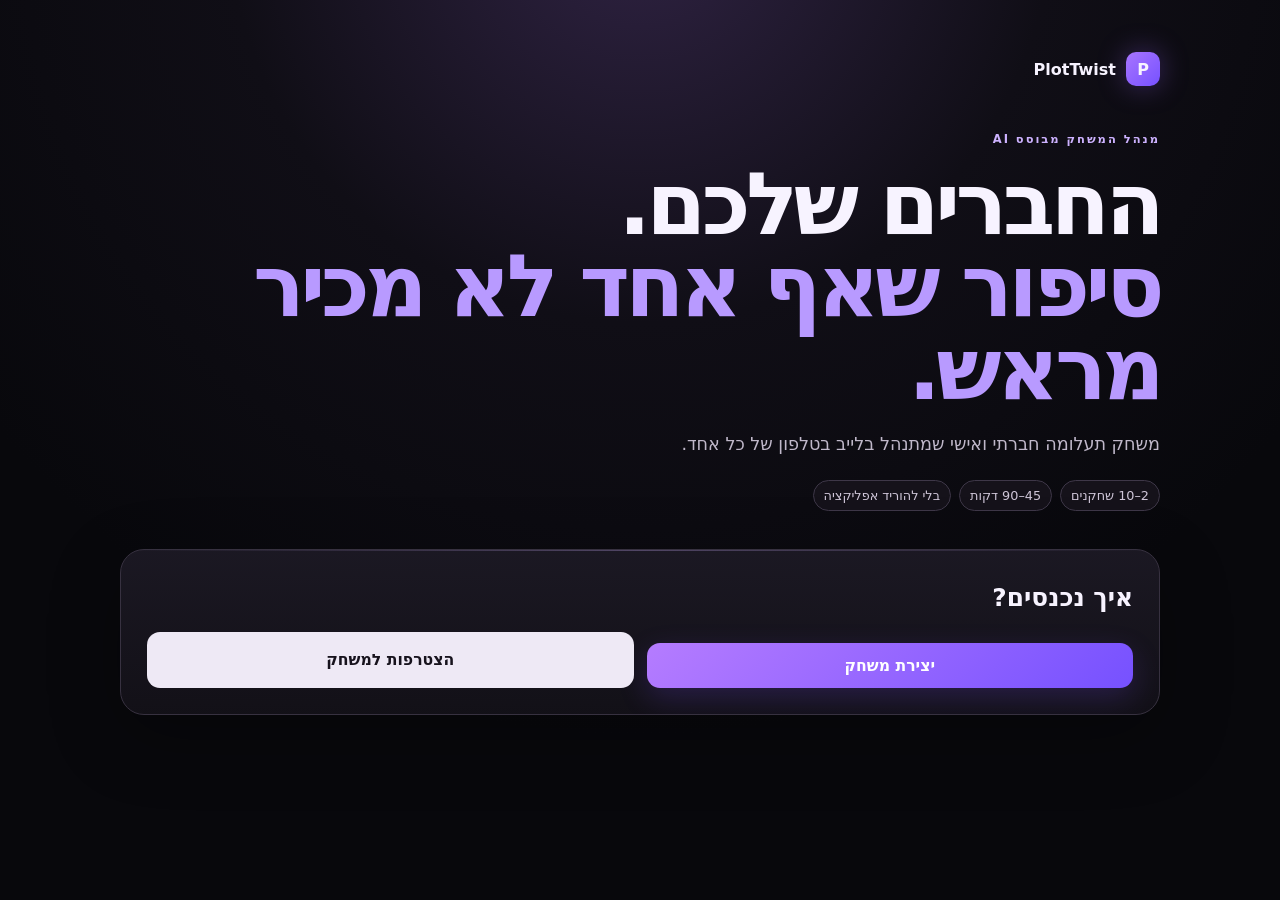
<file: static/index.html>
<!doctype html><html lang="he" dir="rtl"><head><meta charset="utf-8"><meta name="viewport" content="width=device-width,initial-scale=1"><meta http-equiv="Cache-Control" content="no-store"><title>PlotTwist</title><link rel="stylesheet" href="/static/style.css?v=5"><style>body{direction:rtl;text-align:right}.brand,.room-head,.card-title-row,.share-row,.round-top,.invite-grid,.player,.react-row{direction:rtl}.room-input,.code{direction:ltr;text-align:center}input,select,button{font-family:inherit}.hero{text-align:right}.gm-orb{direction:ltr}.choices{direction:rtl}.result{direction:rtl}.mini,.primary{text-align:center}</style></head><body><main class="shell"><section class="hero" id="hero"><div class="brand"><span class="logo">P</span><span>PlotTwist</span></div><span class="eyebrow">מנהל המשחק מבוסס AI</span><h1>החברים שלכם.<br><em>סיפור שאף אחד לא מכיר מראש.</em></h1><p>משחק תעלומה חברתי ואישי שמתנהל בלייב בטלפון של כל אחד.</p><div class="hero-badges"><span>2–10 שחקנים</span><span>45–90 דקות</span><span>בלי להוריד אפליקציה</span></div></section><section id="choice" class="card"><h2>איך נכנסים?</h2><div class="form-grid"><button class="primary" onclick="choose('create')">יצירת משחק</button><button onclick="choose('join')">הצטרפות למשחק</button></div></section><section id="createPanel" class="card hidden"><button class="mini" onclick="home()">חזרה</button><h2>צרו את הערב שלכם</h2><div class="form-grid"><label>השם שלך<input id="hostName"></label><label>סוג המשחק<select id="gameType"><option value="murder">תעלומת רצח</option><option value="heist">השוד</option><option value="secrets">לילה של סודות</option></select></label><label>שם החבורה<input id="groupName"></label><label>איפה משחקים?<input id="location" placeholder="למשל: הסלון"></label><label>מה הקשר ביניכם?<select id="relationship"><option>זוג / דייט</option><option>חברים ותיקים</option><option>עמיתים לעבודה</option><option>משפחה</option><option>חבורה חדשה</option></select></label><label>אווירה<select id="theme"><option>תעלומה מודרנית</option><option>מלון יוקרתי</option><option>מסיבת סלבריטאים</option><option>אחוזה אפלה</option><option>חופשה שהסתבכה</option></select></label><label>טון<select id="tone"><option>מצחיק ומותח</option><option>אפל וקולנועי</option><option>כאוטי ומצחיק</option></select></label><label>אורך<select id="duration"><option value="45">45 דקות</option><option value="60" selected>60 דקות</option><option value="90">90 דקות</option></select></label></div><label>בדיחה פנימית או פרט אישי <span class="optional">לא חובה</span><input id="insideJoke" placeholder="משהו שרק החבורה שלכם תבין"></label><button class="primary" onclick="createGame()">יצירת המשחק</button></section><section id="joinPanel" class="card hidden"><button class="mini" onclick="home()">חזרה</button><h2>הצטרפות למשחק</h2><label>השם שלך<input id="joinName"></label><label>קוד החדר<input id="joinCode" class="room-input" maxlength="5"></label><button class="primary" onclick="joinGame()">כניסה לחדר</button></section><section id="game" class="hidden narrow"><div class="room-head"><div><span class="eyebrow">משחק פרטי</span><h1 id="roomTitle">PlotTwist</h1><p class="muted" id="storySubtitle"></p></div><div class="pill" id="status"></div></div><div class="card compact" id="share"><div class="invite-grid"><div><strong>קוד החדר</strong><div class="share-row"><span class="code" id="shareCode"></span><button class="mini" onclick="copyInvite()">העתקת הזמנה</button></div></div><img id="qr" class="qr"></div></div><div class="card"><div class="card-title-row"><h2>שחקנים</h2><span class="counter" id="playerCount"></span></div><div id="players"></div><div id="hostControls"></div></div><div class="card" id="photoCard"><span class="eyebrow">לפני שהסיפור מתחיל</span><h2>הכניסו את עצמכם לתוך המשחק</h2><p class="muted">לא חובה. העלו תמונה ו־PlotTwist יהפוך אותה לפורטרט קולנועי של הדמות שלכם כשהמשחק יתחיל.</p><div id="photoSaved" class="hidden" style="margin:8px 0;color:#9be3ad;font-weight:800">✓ התמונה נשמרה</div><label>בחירת תמונה<input id="photoInput" type="file" accept="image/*"></label><img id="photoPreview" class="hidden" style="width:150px;height:150px;object-fit:cover;border-radius:16px;margin:12px auto;display:block"><label style="display:flex;gap:8px;align-items:flex-start"><input id="photoConsent" type="checkbox" style="width:auto;margin-top:3px"><span>אני מאשר/ת שזו תמונה שלי ומסכים/ה לשימוש בה לצורך המשחק הפרטי הזה.</span></label><button id="photoSave" onclick="savePhoto()" disabled>שמירת התמונה</button><p class="muted" id="photoMsg">עדיין לא נבחרה תמונה.</p></div><div class="card role-card hidden" id="roleCard"><span class="eyebrow">לעיניך בלבד</span><div id="portraitWrap"></div><h2 id="roleName"></h2><div class="secret-panel"><span>הסוד שלך</span><p id="secret"></p></div><div class="objective"><span>המטרה שלך</span><p id="objective"></p></div><div class="secret-panel hidden" id="privateHintBox"><span>רמז פרטי</span><p id="privateHint"></p></div></div><div class="card gm-card hidden" id="roundCard"><div class="gm-orb">GM</div><div class="round-top"><span class="eyebrow" id="roundLabel"></span><div class="timer" id="timer">--:--</div></div><h2>מנהל המשחק</h2><p class="bigcopy" id="roundPrompt"></p><div class="live-event hidden" id="liveEvent"><span>טוויסט בלייב</span><p id="liveEventText"></p></div><div id="playerReact" class="hidden"><hr><strong>מה המסקנה שלך / מה קרה עכשיו?</strong><p class="muted">כל שחקן יכול לשלוח תצפית אחת. PlotTwist יהפוך אותה לטוויסט חדש עבור הקבוצה.</p><div class="react-row"><input id="reactSummary" placeholder="שמתי לב ש..."><button id="twistBtn" onclick="reactGM()">שליחת מסקנה</button></div></div><div id="voteBox"></div></div><div class="card hidden finish-card" id="finished"><span class="eyebrow">התיק נסגר</span><h2 id="killer"></h2><p id="scoreLine"></p><div id="voteResults"></div><button class="primary" onclick="newGame()">משחק חדש</button></div></section></main><div id="toast" class="toast hidden"></div><script>
let session=JSON.parse(localStorage.getItem('plottwist_session')||'null')||{},timerHandle=null,timerDeadline=0,lastRound=null,loading=false,pendingPhoto='';const $=s=>document.querySelector(s),esc=s=>String(s??'').replace(/[&<>"']/g,c=>({'&':'&amp;','<':'&lt;','>':'&gt;','"':'&quot',"'":'&#39;'}[c]));function save(){localStorage.setItem('plottwist_session',JSON.stringify(session))}function clearSession(){localStorage.removeItem('plottwist_session');session={}}function toast(m){let t=$('#toast');t.textContent=m;t.classList.remove('hidden');setTimeout(()=>t.classList.add('hidden'),2500)}function choose(x){$('#choice').classList.add('hidden');$('#createPanel').classList.toggle('hidden',x!=='create');$('#joinPanel').classList.toggle('hidden',x!=='join')}function home(){clearSession();location.href='/'}async function req(p,b){let r=await fetch(p+(p.includes('?')?'&':'?')+'_='+Date.now(),{method:b?'POST':'GET',headers:{'Content-Type':'application/json','Cache-Control':'no-cache'},body:b?JSON.stringify(b):undefined,cache:'no-store'});let d=await r.json();if(!r.ok)throw Error(d.error||`HTTP ${r.status}`);return d}async function createGame(){try{if(!$('#hostName').value.trim())return toast('צריך להזין שם');session=await req('/api/create',{name:$('#hostName').value,game_type:$('#gameType').value,group_name:$('#groupName').value,location:$('#location').value,relationship:$('#relationship').value,inside_joke:$('#insideJoke').value,theme:$('#theme').value,tone:$('#tone').value,duration:+$('#duration').value});save();show()}catch(e){toast('לא הצלחנו ליצור משחק: '+e.message)}}async function joinGame(){try{session=await req('/api/join',{name:$('#joinName').value,code:$('#joinCode').value});save();show()}catch(e){toast('לא הצלחנו להצטרף: '+e.message)}}function show(){$('#hero').classList.add('hidden');$('#choice').classList.add('hidden');$('#createPanel').classList.add('hidden');$('#joinPanel').classList.add('hidden');$('#game').classList.remove('hidden');$('#qr').src='/api/qr/'+session.code+'?v='+Date.now();load()}function newGame(){clearSession();location.href='/'}async function copyInvite(){try{await navigator.clipboard.writeText(`PlotTwist\nקוד חדר: ${session.code}\n${location.origin}/?code=${session.code}`);toast('ההזמנה הועתקה')}catch{toast('קוד החדר: '+session.code)}}$('#photoInput').addEventListener('change',async e=>{let f=e.target.files&&e.target.files[0];if(!f)return;if(!f.type.startsWith('image/'))return toast('בחרו קובץ תמונה');if(f.size>4*1024*1024)return toast('בחרו תמונה עד 4MB');pendingPhoto=await new Promise((ok,no)=>{let r=new FileReader();r.onload=()=>ok(String(r.result));r.onerror=no;r.readAsDataURL(f)});$('#photoPreview').src=pendingPhoto;$('#photoPreview').classList.remove('hidden');$('#photoSave').disabled=false;$('#photoMsg').textContent='התמונה נבחרה. אשרו את ההסכמה ואז שמרו.'});async function savePhoto(){if(!pendingPhoto)return toast('בחרו תמונה קודם');if(!$('#photoConsent').checked)return toast('צריך לאשר את ההסכמה קודם');let b=$('#photoSave');b.disabled=true;b.textContent='שומר...';try{await req(`/api/game/${session.code}/photo`,{token:session.token,data_url:pendingPhoto,consent:true});pendingPhoto='';toast('התמונה נשמרה');await load()}catch(e){toast('שמירת התמונה נכשלה: '+e.message)}finally{b.textContent='שמירת התמונה'}}async function load(){if(!session.code||loading)return;loading=true;try{render(await req(`/api/game/${session.code}?token=${encodeURIComponent(session.token||'')}&host=${encodeURIComponent(session.host||'')}`))}catch(e){if(e.message==='not_found'){clearSession();location.href='/'}else console.log(e)}finally{loading=false}}function render(d){let changed=lastRound!==null&&d.round_no!==lastRound;lastRound=d.round_no;$('#shareCode').textContent=d.code;$('#status').textContent={lobby:'ממתינים',playing:'בלייב',finished:'הסתיים'}[d.status]||d.status;$('#playerCount').textContent=d.players.length+' שחקנים';$('#roomTitle').textContent=d.story_title||d.group_name||'PlotTwist';$('#storySubtitle').textContent=d.location||'';$('#players').innerHTML=d.players.map((p,i)=>`<div class="player"><span class="avatar">${i+1}</span><span>${esc(p.name)}</span><small>${p.has_ai_art?'הפורטרט מוכן':p.has_photo?(d.status==='lobby'?'התמונה מוכנה':'יוצרים פורטרט…'):esc(p.role_name||'ממתין')}</small></div>`).join('');$('#share').classList.toggle('hidden',d.status!=='lobby');$('#photoCard').classList.toggle('hidden',d.status!=='lobby'||!d.me);if(d.me){$('#photoSaved').classList.toggle('hidden',!d.me.has_photo);if(d.me.has_photo)$('#photoMsg').textContent='✓ התמונה נשמרה ומוכנה.'}$('#hostControls').innerHTML='';if(d.is_host&&d.status==='lobby')$('#hostControls').innerHTML=`<button class="primary" id="startBtn">${d.players.length<2?'צריך לפחות 2 שחקנים':'התחלת הסיפור'}</button>`;if(d.is_host&&d.status==='lobby'){let b=$('#startBtn');b.disabled=d.players.length<2;b.addEventListener('click',start)}if(d.is_host&&d.status==='playing'){$('#hostControls').innerHTML=`<button class="primary" id="nextBtn">${d.round_no===4?'חשיפת האמת':'לסיבוב הבא'}</button>`;$('#nextBtn').addEventListener('click',next)}if(d.me&&d.me.role_name&&d.status!=='finished'){$('#roleCard').classList.remove('hidden');$('#roleName').textContent=d.me.role_name;$('#secret').textContent=d.me.secret;$('#objective').textContent=d.me.objective;$('#privateHintBox').classList.toggle('hidden',!d.me.private_hint);$('#privateHint').textContent=d.me.private_hint||'';let art=d.me.ai_art_data||'';$('#portraitWrap').innerHTML=art?`<img src="${art}" style="width:100%;max-height:420px;object-fit:cover;border-radius:18px;margin:0 0 16px">`:d.me.has_photo?'<div class="muted" style="padding:18px 0">יוצרים את הפורטרט הקולנועי שלך…</div>':''}else $('#roleCard').classList.add('hidden');if(d.status==='playing'){$('#roundCard').classList.remove('hidden');$('#roundLabel').textContent=`סיבוב ${d.round_no} מתוך 4`;$('#roundPrompt').textContent=d.round_prompt;$('#playerReact').classList.toggle('hidden',!d.me);let ev=d.latest_gm_event&&d.latest_gm_event.round_no===d.round_no?d.latest_gm_event.response:'';$('#liveEvent').classList.toggle('hidden',!ev);$('#liveEventText').textContent=ev;timerDeadline=Date.now()+d.remaining_seconds*1000;startTimer();if(changed)toast(`סיבוב ${d.round_no} התחיל`);if(d.round_no===4&&d.me){$('#voteBox').innerHTML='<hr><strong>ההצבעה הסודית שלך</strong><div class="choices">'+d.players.filter(p=>p.id!==d.me.id).map(p=>`<button class="choice" data-id="${p.id}">${esc(p.name)}</button>`).join('')+'</div>';document.querySelectorAll('.choice').forEach(b=>b.addEventListener('click',()=>vote(+b.dataset.id,b)))}else $('#voteBox').innerHTML=''}else{$('#roundCard').classList.add('hidden');stopTimer()}if(d.status==='finished'){$('#finished').classList.remove('hidden');$('#killer').textContent=`${d.killer?.name||'לא ידוע'} היה האשם.`;$('#scoreLine').textContent=`${d.correct_votes} מתוך ${d.total_votes} הצבעות היו נכונות.`;$('#voteResults').innerHTML=(d.vote_summary||[]).map(v=>`<div class="result"><span>${esc(v.name)}</span><strong>${v.votes} קולות</strong></div>`).join('')}else $('#finished').classList.add('hidden')}async function start(){let b=$('#startBtn');if(b){b.disabled=true;b.textContent='יוצרים דמויות...'}try{await req(`/api/game/${session.code}/start`,{host:session.host});await load()}catch(e){toast('התחלת המשחק נכשלה: '+e.message);if(b)b.disabled=false}}async function next(){let b=$('#nextBtn');if(b){b.disabled=true;b.textContent='פותחים...'}try{let d=await req(`/api/game/${session.code}/next`,{host:session.host});toast(d.status==='finished'?'התיק נסגר':`סיבוב ${d.round_no} נפתח`);await load()}catch(e){toast('המעבר לסיבוב הבא נכשל: '+e.message);if(b)b.disabled=false}}async function reactGM(){let v=$('#reactSummary').value.trim();if(!v)return toast('כתבו קודם מה שמתם לב אליו');let b=$('#twistBtn');b.disabled=true;b.textContent='שולח...';try{await req(`/api/game/${session.code}/react`,{token:session.token,summary:v});$('#reactSummary').value='';toast('המסקנה נשלחה');await load()}catch(e){toast('שליחת המסקנה נכשלה: '+e.message)}finally{b.disabled=false;b.textContent='שליחת מסקנה'}}async function vote(id,b){try{await req(`/api/game/${session.code}/vote`,{token:session.token,accused_id:id});document.querySelectorAll('.choice').forEach(x=>x.classList.remove('selected'));b.classList.add('selected');toast('ההצבעה נשמרה')}catch(e){toast('ההצבעה נכשלה: '+e.message)}}function startTimer(){if(timerHandle)clearInterval(timerHandle);let tick=()=>{let s=Math.max(0,Math.floor((timerDeadline-Date.now())/1000));$('#timer').textContent=`${String(Math.floor(s/60)).padStart(2,'0')}:${String(s%60).padStart(2,'0')}`};tick();timerHandle=setInterval(tick,1000)}function stopTimer(){if(timerHandle)clearInterval(timerHandle);timerHandle=null}let code=new URLSearchParams(location.search).get('code');if(code){clearSession();$('#joinCode').value=code.toUpperCase();choose('join')}else if(session.code)show();setInterval(load,1200);['focus','pageshow'].forEach(x=>window.addEventListener(x,load));document.addEventListener('visibilitychange',()=>{if(!document.hidden)load()});
</script></body></html>
</file>
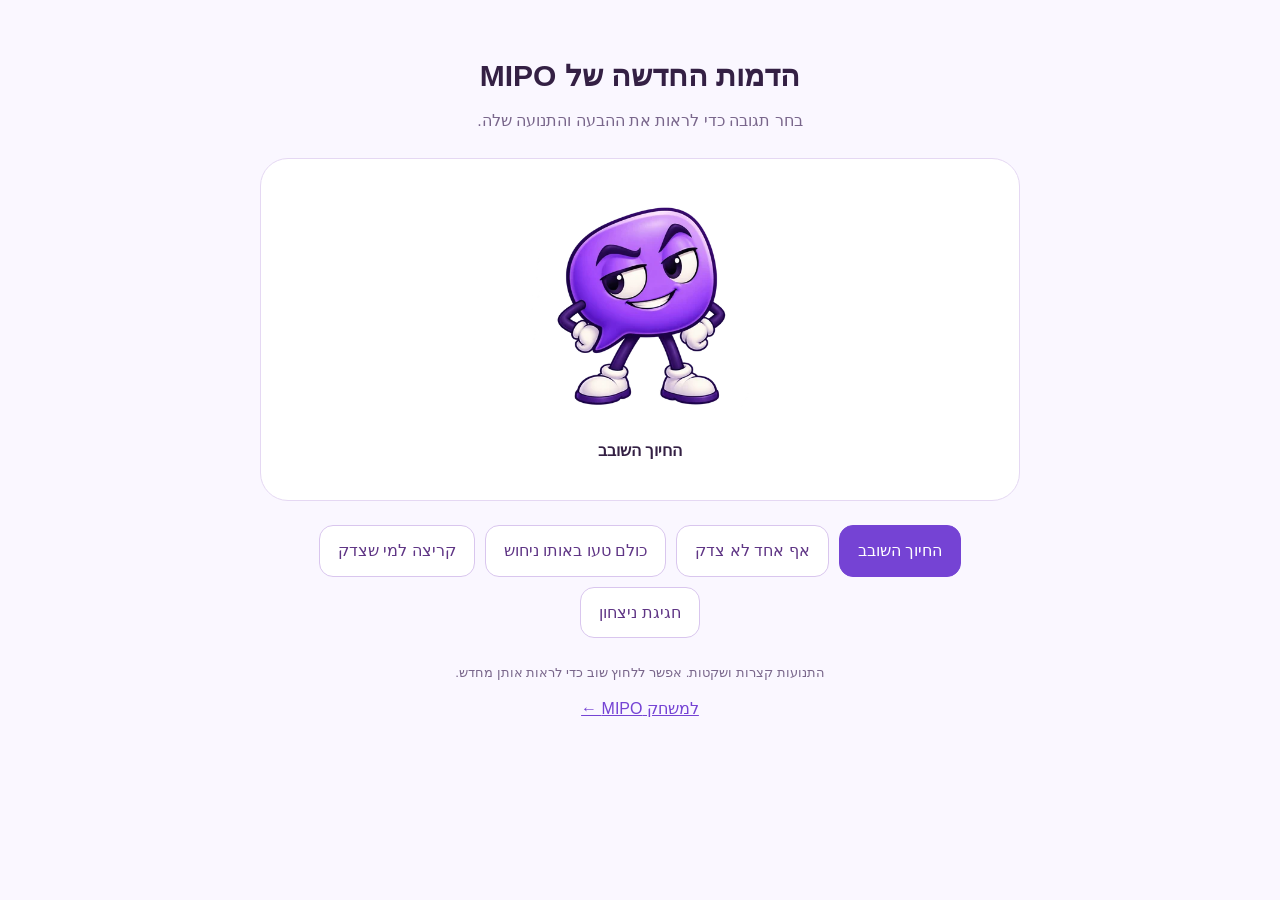
<file: static/mascot-preview.html>
<!doctype html><html lang="he" dir="rtl"><head><meta charset="utf-8"><meta name="viewport" content="width=device-width,initial-scale=1"><title>MIPO — הדמות החדשה</title><link rel="stylesheet" href="/static/mascot.css?v=1"><style>
*{box-sizing:border-box}body{margin:0;background:#faf7ff;color:#342044;font-family:Arial,sans-serif;line-height:1.6}main{max-width:800px;margin:auto;padding:32px 20px;text-align:center}h1{margin-bottom:6px;font-size:30px}p{margin:8px 0 24px;color:#79668b}.stage{display:grid;place-items:center;background:#fff;border:1px solid #e5d8f3;border-radius:28px;padding:30px 18px;min-height:330px}.stage .mipoComic{width:230px;height:230px;flex-basis:230px}#caption{font-weight:bold;min-height:32px;margin:12px 0 0}.choices{display:flex;flex-wrap:wrap;justify-content:center;gap:10px;margin:24px 0}button,a{font:inherit;border-radius:14px;padding:12px 18px}button{cursor:pointer;border:1px solid #d9c6ee;color:#5f3585;background:#fff;min-height:48px}button[aria-pressed=true]{background:#7543d4;color:#fff;border-color:#7543d4}button:focus-visible,a:focus-visible{outline:3px solid #c89cff;outline-offset:3px}a{display:inline-block;color:#7543d4}small{display:block;color:#79668b} @media(max-width:400px){main{padding:24px 14px}.stage{min-height:300px}h1{font-size:26px}}
</style><script src="/static/mascot.js?v=1" defer></script><script src="/static/mascot-preview.js?v=1" defer></script></head><body><main><h1>הדמות החדשה של MIPO</h1><p>בחר תגובה כדי לראות את ההבעה והתנועה שלה.</p><section class="stage"><div id="actor"></div><div id="caption" aria-live="polite"></div></section><div class="choices"><button data-mood="peek" aria-pressed="true">החיוך השובב</button><button data-mood="miss" aria-pressed="false">אף אחד לא צדק</button><button data-mood="suspicious" aria-pressed="false">כולם טעו באותו ניחוש</button><button data-mood="correct" aria-pressed="false">קריצה למי שצדק</button><button data-mood="win" aria-pressed="false">חגיגת ניצחון</button></div><small>התנועות קצרות ושקטות. אפשר ללחוץ שוב כדי לראות אותן מחדש.</small><a href="/?new=1">למשחק MIPO ←</a></main></body></html>
</file>
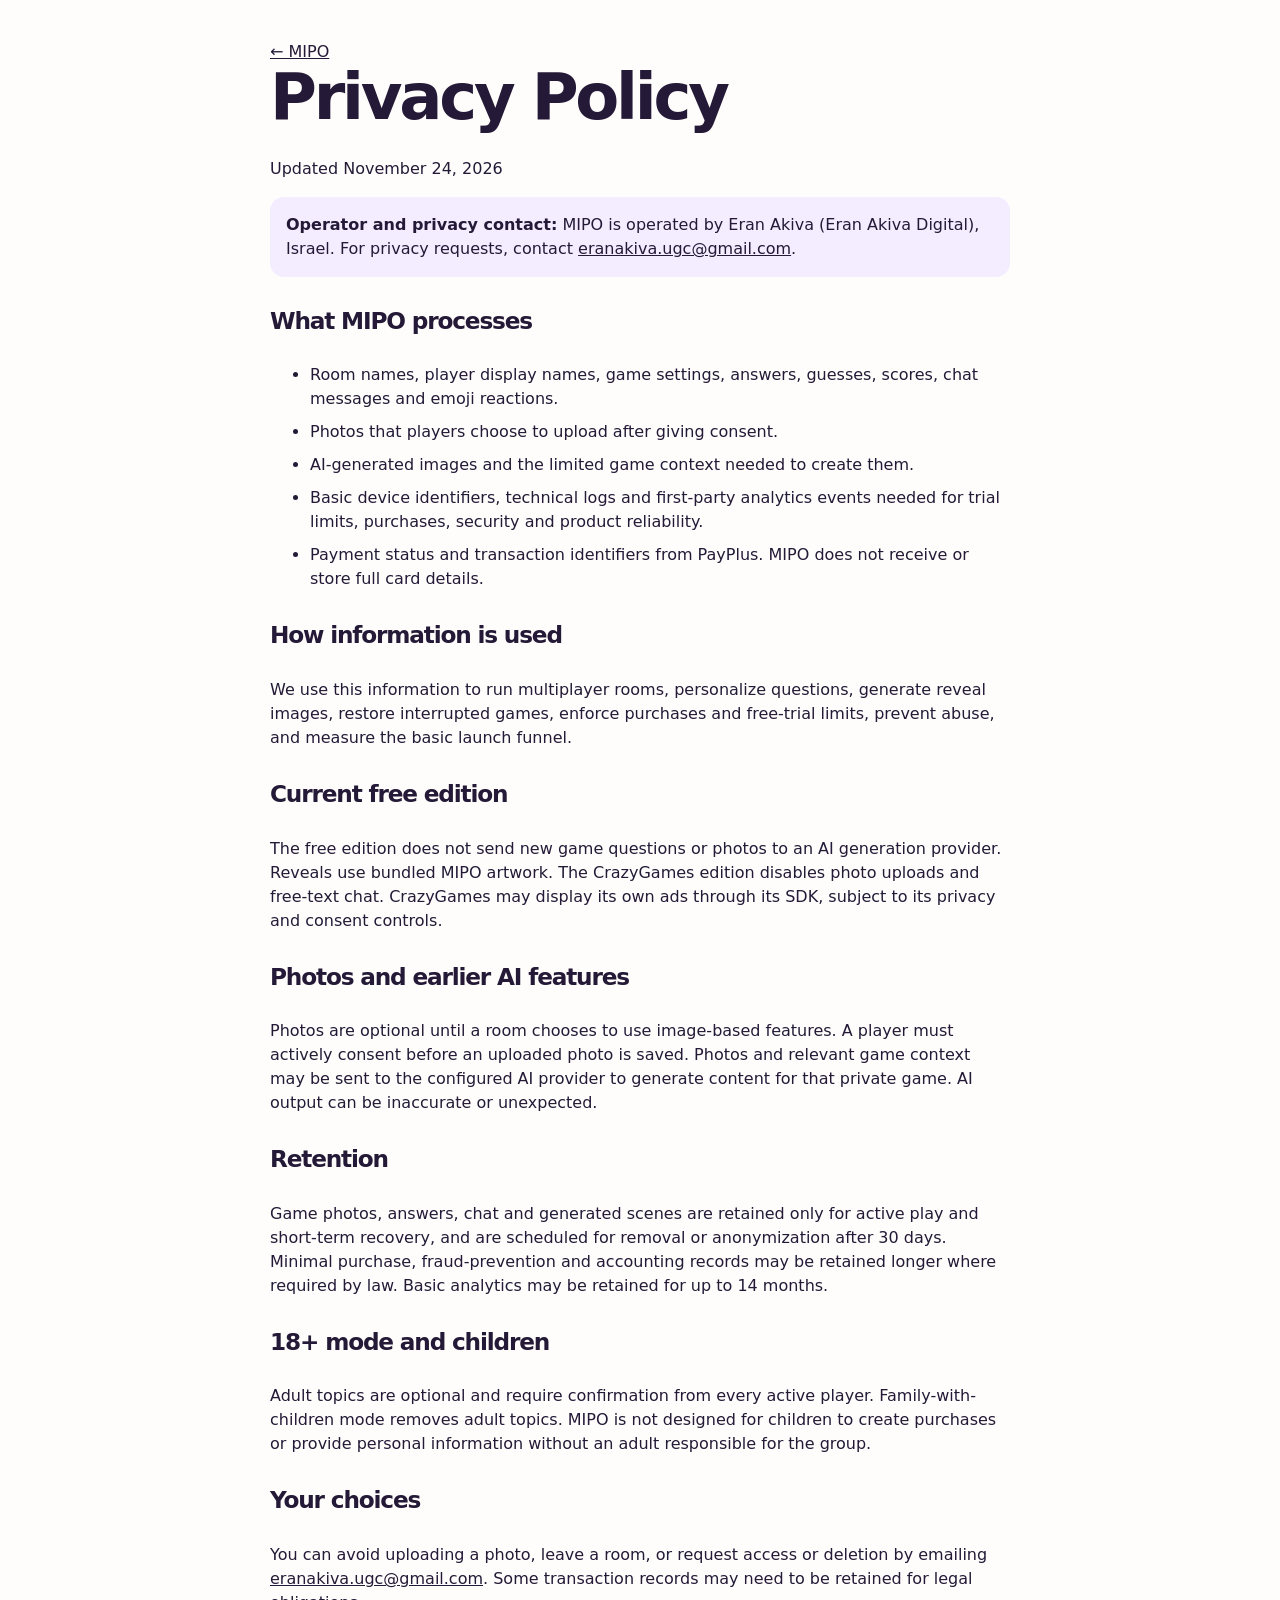
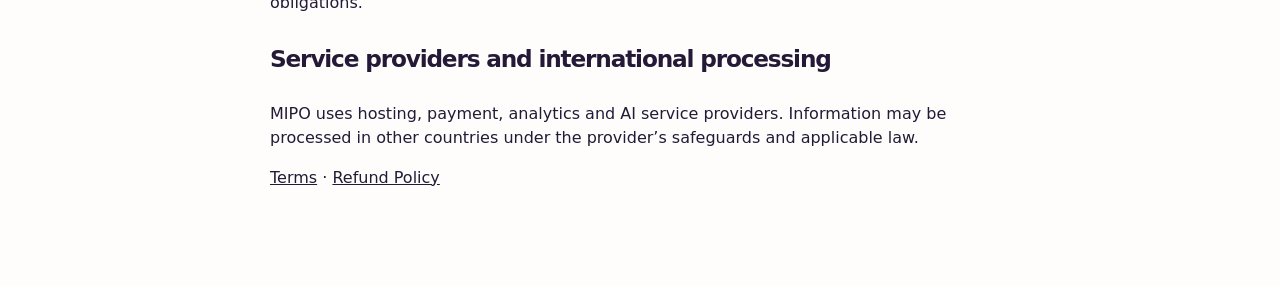
<file: static/privacy.html>
<!doctype html>
<html lang="en">
  <head>
    <meta charset="utf-8" />
    <meta name="viewport" content="width=device-width,initial-scale=1" />
    <title>MIPO Privacy Policy</title>
    <link rel="stylesheet" href="/static/landing.css?v=4" />
    <style>
      main {
        max-width: 780px;
        margin: auto;
        padding: 40px 20px 80px;
      }
      h1 {
        font-size: clamp(2.5rem, 7vw, 4rem);
      }
      h2 {
        font-size: 1.45rem;
        margin-top: 32px;
      }
      li {
        margin: 9px 0;
      }
      .notice {
        background: #f3edff;
        padding: 16px;
        border-radius: 14px;
      }
    </style>
  </head>
  <body>
    <main>
      <a href="/play-mipo">← MIPO</a>
      <h1>Privacy Policy</h1>
      <p>Updated November 24, 2026</p>
      <p class="notice">
        <strong>Operator and privacy contact:</strong> MIPO is operated by Eran
        Akiva (Eran Akiva Digital), Israel. For privacy requests, contact
        <a href="mailto:eranakiva.ugc@gmail.com">eranakiva.ugc@gmail.com</a>.
      </p>
      <h2>What MIPO processes</h2>
      <ul>
        <li>
          Room names, player display names, game settings, answers, guesses,
          scores, chat messages and emoji reactions.
        </li>
        <li>Photos that players choose to upload after giving consent.</li>
        <li>
          AI-generated images and the limited game context needed to create
          them.
        </li>
        <li>
          Basic device identifiers, technical logs and first-party analytics
          events needed for trial limits, purchases, security and product
          reliability.
        </li>
        <li>
          Payment status and transaction identifiers from PayPlus. MIPO does not
          receive or store full card details.
        </li>
      </ul>
      <h2>How information is used</h2>
      <p>
        We use this information to run multiplayer rooms, personalize questions,
        generate reveal images, restore interrupted games, enforce purchases and
        free-trial limits, prevent abuse, and measure the basic launch funnel.
      </p>
      <h2>Current free edition</h2><p>The free edition does not send new game questions or photos to an AI generation provider. Reveals use bundled MIPO artwork. The CrazyGames edition disables photo uploads and free-text chat. CrazyGames may display its own ads through its SDK, subject to its privacy and consent controls.</p><h2>Photos and earlier AI features</h2>
      <p>
        Photos are optional until a room chooses to use image-based features. A
        player must actively consent before an uploaded photo is saved. Photos
        and relevant game context may be sent to the configured AI provider to
        generate content for that private game. AI output can be inaccurate or
        unexpected.
      </p>
      <h2>Retention</h2>
      <p>
        Game photos, answers, chat and generated scenes are retained only for
        active play and short-term recovery, and are scheduled for removal or
        anonymization after 30 days. Minimal purchase, fraud-prevention and
        accounting records may be retained longer where required by law. Basic
        analytics may be retained for up to 14 months.
      </p>
      <h2>18+ mode and children</h2>
      <p>
        Adult topics are optional and require confirmation from every active
        player. Family-with-children mode removes adult topics. MIPO is not
        designed for children to create purchases or provide personal
        information without an adult responsible for the group.
      </p>
      <h2>Your choices</h2>
      <p>
        You can avoid uploading a photo, leave a room, or request access or
        deletion by emailing
        <a href="mailto:eranakiva.ugc@gmail.com">eranakiva.ugc@gmail.com</a>.
        Some transaction records may need to be retained for legal obligations.
      </p>
      <h2>Service providers and international processing</h2>
      <p>
        MIPO uses hosting, payment, analytics and AI service providers.
        Information may be processed in other countries under the provider’s
        safeguards and applicable law.
      </p>
      <p><a href="/terms">Terms</a> · <a href="/refund">Refund Policy</a></p>
    </main>
  </body>
</html>
</file>
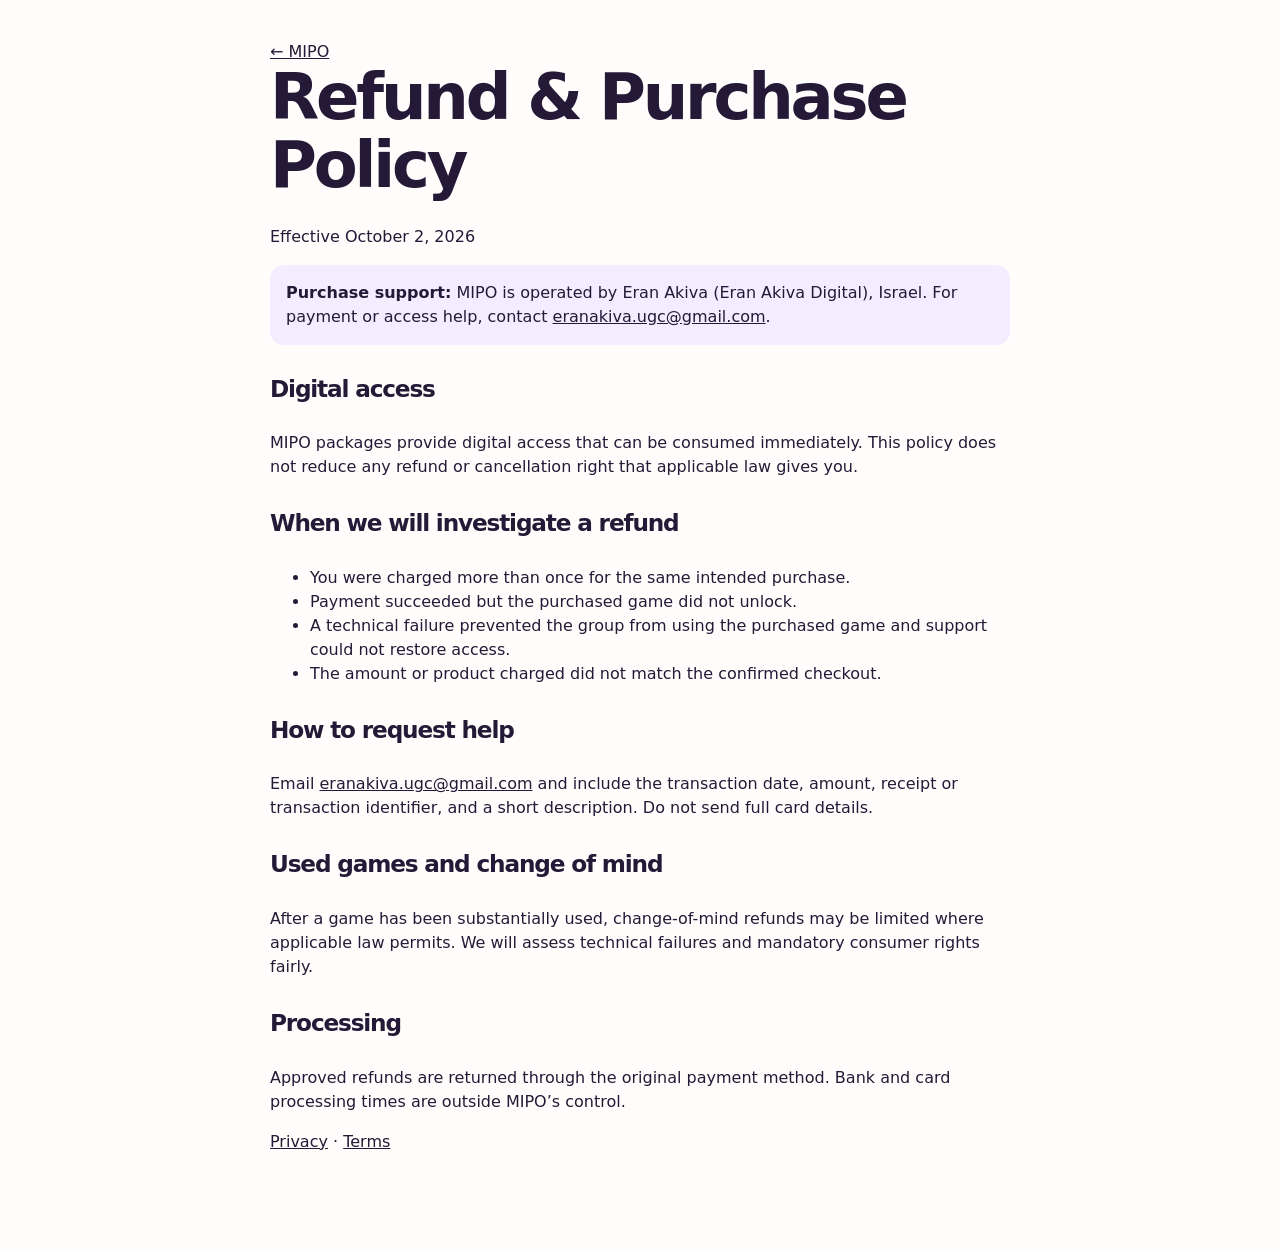
<file: static/refund.html>
<!doctype html>
<html lang="en">
  <head>
    <meta charset="utf-8" />
    <meta name="viewport" content="width=device-width,initial-scale=1" />
    <title>MIPO Refund Policy</title>
    <link rel="stylesheet" href="/static/landing.css?v=4" />
    <style>
      main {
        max-width: 780px;
        margin: auto;
        padding: 40px 20px 80px;
      }
      h1 {
        font-size: clamp(2.5rem, 7vw, 4rem);
      }
      h2 {
        font-size: 1.45rem;
        margin-top: 32px;
      }
      .notice {
        background: #f3edff;
        padding: 16px;
        border-radius: 14px;
      }
    </style>
  </head>
  <body>
    <main>
      <a href="/play-mipo">← MIPO</a>
      <h1>Refund &amp; Purchase Policy</h1>
      <p>Effective October 2, 2026</p>
      <p class="notice">
        <strong>Purchase support:</strong> MIPO is operated by Eran Akiva (Eran
        Akiva Digital), Israel. For payment or access help, contact
        <a href="mailto:eranakiva.ugc@gmail.com">eranakiva.ugc@gmail.com</a>.
      </p>
      <h2>Digital access</h2>
      <p>
        MIPO packages provide digital access that can be consumed immediately.
        This policy does not reduce any refund or cancellation right that
        applicable law gives you.
      </p>
      <h2>When we will investigate a refund</h2>
      <ul>
        <li>You were charged more than once for the same intended purchase.</li>
        <li>Payment succeeded but the purchased game did not unlock.</li>
        <li>
          A technical failure prevented the group from using the purchased game
          and support could not restore access.
        </li>
        <li>
          The amount or product charged did not match the confirmed checkout.
        </li>
      </ul>
      <h2>How to request help</h2>
      <p>
        Email
        <a href="mailto:eranakiva.ugc@gmail.com">eranakiva.ugc@gmail.com</a> and
        include the transaction date, amount, receipt or transaction identifier,
        and a short description. Do not send full card details.
      </p>
      <h2>Used games and change of mind</h2>
      <p>
        After a game has been substantially used, change-of-mind refunds may be
        limited where applicable law permits. We will assess technical failures
        and mandatory consumer rights fairly.
      </p>
      <h2>Processing</h2>
      <p>
        Approved refunds are returned through the original payment method. Bank
        and card processing times are outside MIPO’s control.
      </p>
      <p><a href="/privacy">Privacy</a> · <a href="/terms">Terms</a></p>
    </main>
  </body>
</html>
</file>
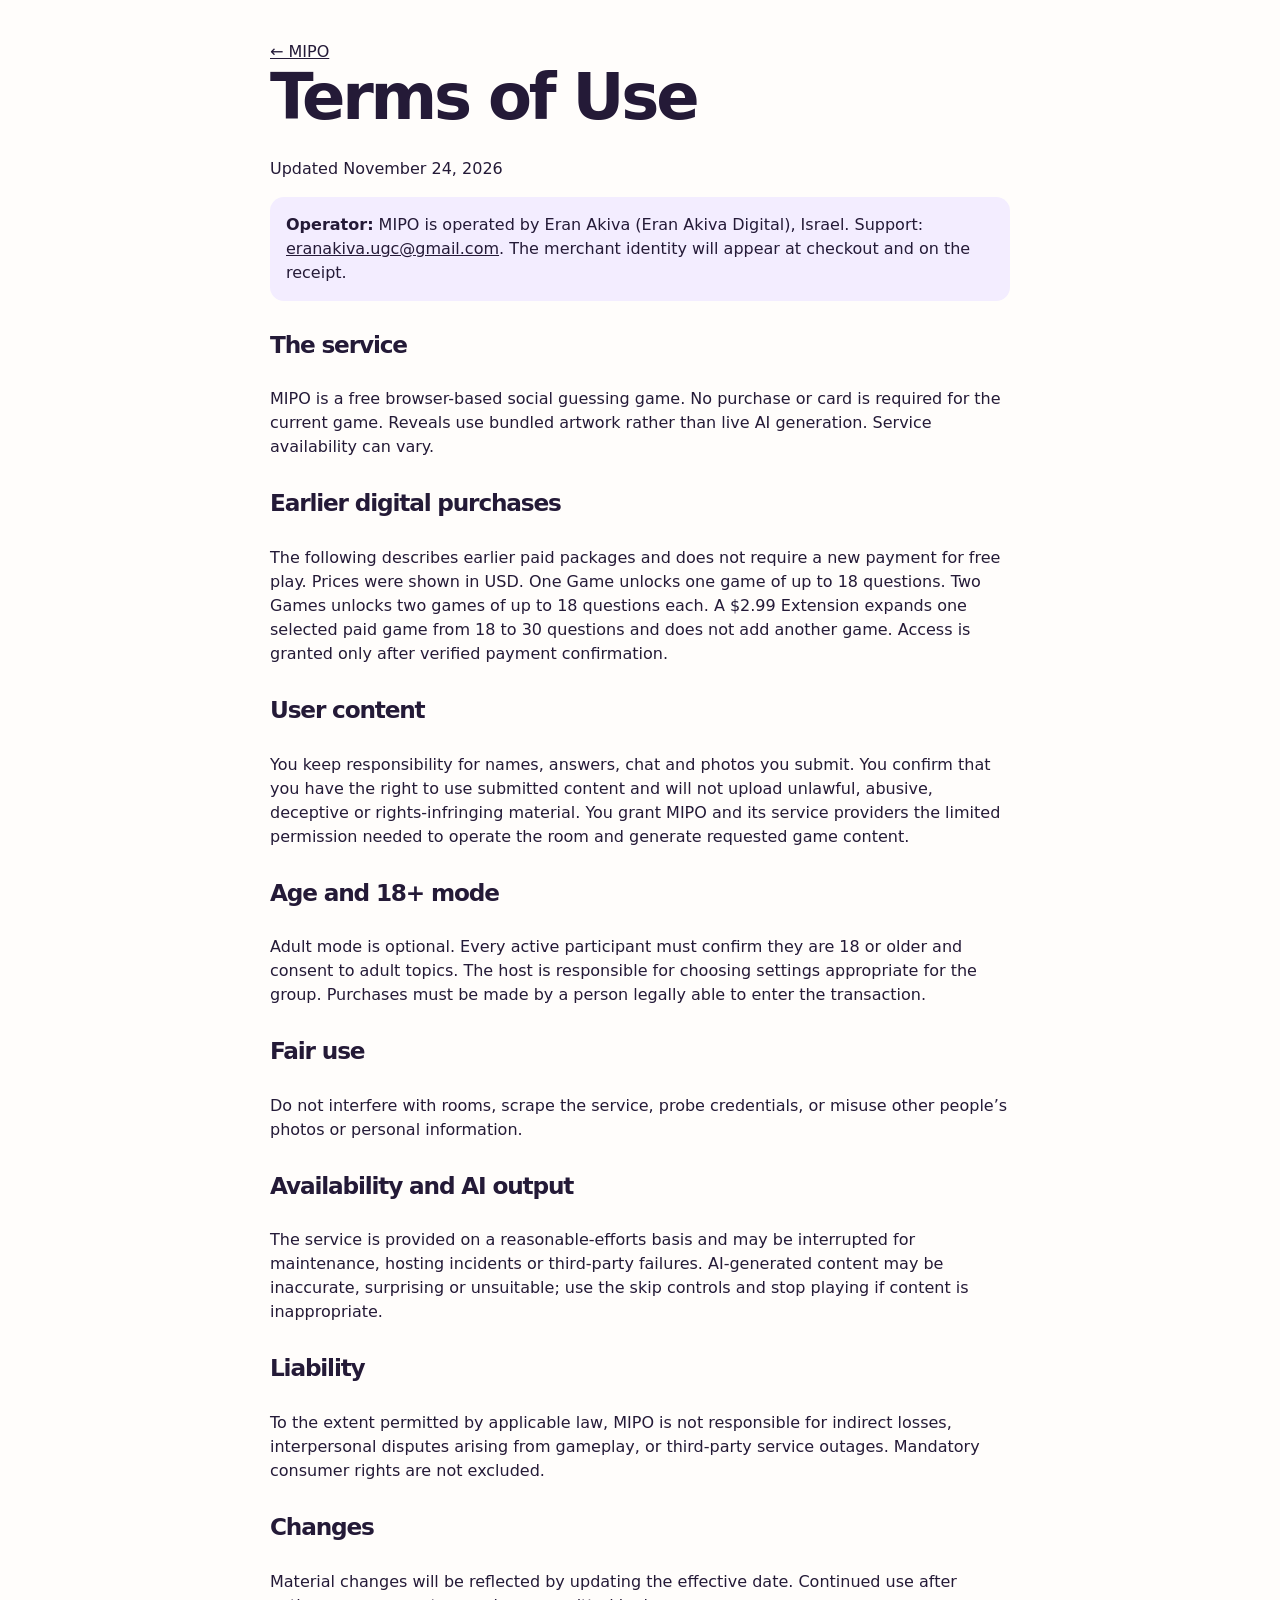
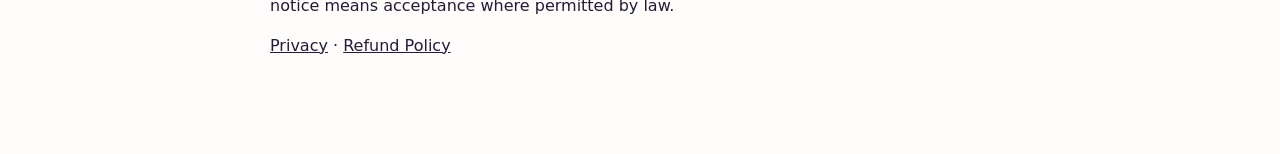
<file: static/terms.html>
<!doctype html>
<html lang="en">
  <head>
    <meta charset="utf-8" />
    <meta name="viewport" content="width=device-width,initial-scale=1" />
    <title>MIPO Terms of Use</title>
    <link rel="stylesheet" href="/static/landing.css?v=4" />
    <style>
      main {
        max-width: 780px;
        margin: auto;
        padding: 40px 20px 80px;
      }
      h1 {
        font-size: clamp(2.5rem, 7vw, 4rem);
      }
      h2 {
        font-size: 1.45rem;
        margin-top: 32px;
      }
      .notice {
        background: #f3edff;
        padding: 16px;
        border-radius: 14px;
      }
    </style>
  </head>
  <body>
    <main>
      <a href="/play-mipo">← MIPO</a>
      <h1>Terms of Use</h1>
      <p>Updated November 24, 2026</p>
      <p class="notice">
        <strong>Operator:</strong> MIPO is operated by Eran Akiva (Eran Akiva
        Digital), Israel. Support:
        <a href="mailto:eranakiva.ugc@gmail.com">eranakiva.ugc@gmail.com</a>. The
        merchant identity will appear at checkout and on the receipt.
      </p>
      <h2>The service</h2>
      <p>
        MIPO is a free browser-based social guessing game. No purchase or card is required for the current game. Reveals use bundled artwork rather than live AI generation. Service availability can vary.
      </p>
      <h2>Earlier digital purchases</h2>
      <p>
        The following describes earlier paid packages and does not require a new payment for free play. Prices were shown in USD. One Game unlocks one game of up to 18
        questions. Two Games unlocks two games of up to 18 questions each. A
        $2.99 Extension expands one selected paid game from 18 to 30 questions
        and does not add another game. Access is granted only after verified
        payment confirmation.
      </p>
      <h2>User content</h2>
      <p>
        You keep responsibility for names, answers, chat and photos you submit.
        You confirm that you have the right to use submitted content and will
        not upload unlawful, abusive, deceptive or rights-infringing material.
        You grant MIPO and its service providers the limited permission needed
        to operate the room and generate requested game content.
      </p>
      <h2>Age and 18+ mode</h2>
      <p>
        Adult mode is optional. Every active participant must confirm they are
        18 or older and consent to adult topics. The host is responsible for
        choosing settings appropriate for the group. Purchases must be made by a
        person legally able to enter the transaction.
      </p>
      <h2>Fair use</h2>
      <p>
        Do not interfere with rooms,
        scrape the service, probe credentials, or misuse other people’s photos
        or personal information.
      </p>
      <h2>Availability and AI output</h2>
      <p>
        The service is provided on a reasonable-efforts basis and may be
        interrupted for maintenance, hosting incidents or third-party failures.
        AI-generated content may be inaccurate, surprising or unsuitable; use
        the skip controls and stop playing if content is inappropriate.
      </p>
      <h2>Liability</h2>
      <p>
        To the extent permitted by applicable law, MIPO is not responsible for
        indirect losses, interpersonal disputes arising from gameplay, or
        third-party service outages. Mandatory consumer rights are not excluded.
      </p>
      <h2>Changes</h2>
      <p>
        Material changes will be reflected by updating the effective date.
        Continued use after notice means acceptance where permitted by law.
      </p>
      <p>
        <a href="/privacy">Privacy</a> · <a href="/refund">Refund Policy</a>
      </p>
    </main>
  </body>
</html>
</file>
<file: static/style.css>
:root{font-family:Inter,system-ui,-apple-system,BlinkMacSystemFont,"Segoe UI",sans-serif;background:#08080c;color:#f7f3ff;--ink:#f7f3ff;--muted:#aaa2b5;--panel:rgba(22,20,29,.92);--line:#373140;--violet:#a875ff;--violet2:#7651ff}*{box-sizing:border-box}body{margin:0;min-height:100vh;background:radial-gradient(circle at 50% -10%,#302344 0,#100e16 35%,#08080c 70%);background-attachment:fixed}.shell{width:min(1040px,92vw);margin:0 auto;padding:42px 0 86px}.narrow{width:min(760px,100%);margin:auto}.brand{display:flex;align-items:center;gap:10px;font-weight:900;margin-bottom:42px}.logo{display:grid;place-items:center;width:34px;height:34px;border-radius:10px;background:linear-gradient(135deg,var(--violet),var(--violet2));box-shadow:0 0 28px rgba(154,104,255,.34)}.hero{padding:10px 0 38px}.hero h1,.room-head h1{font-size:clamp(2.5rem,7vw,5.4rem);line-height:.96;letter-spacing:-.055em;margin:.18em 0}.hero h1 em{font-style:normal;color:#b89aff}.hero p{max-width:730px;color:#c0b8ca;font-size:1.1rem;line-height:1.75}.hero-badges{display:flex;flex-wrap:wrap;gap:8px;margin-top:20px}.hero-badges span,.counter{font-size:.8rem;border:1px solid #3e3748;border-radius:999px;padding:7px 10px;color:#cfc6d8;background:#15121a}.eyebrow{font-size:.72rem;letter-spacing:.17em;color:#cdb2ff;font-weight:900}.grid{display:grid;grid-template-columns:1.45fr .75fr;gap:18px;align-items:start}.card{position:relative;background:linear-gradient(180deg,rgba(28,25,36,.94),rgba(19,17,24,.94));border:1px solid var(--line);border-radius:24px;padding:26px;box-shadow:0 22px 70px rgba(0,0,0,.28);margin-bottom:18px;overflow:hidden}.card:before{content:"";position:absolute;inset:0 0 auto;height:1px;background:linear-gradient(90deg,transparent,rgba(204,174,255,.3),transparent)}.compact{padding:20px 22px}.card h2{font-size:1.55rem;margin:7px 0 20px}.step{position:absolute;left:22px;top:20px;color:#5d5367;font-weight:900;font-size:.8rem}.form-grid{display:grid;grid-template-columns:1fr 1fr;gap:0 13px}label{display:block;margin:13px 0;color:#d8d1df;font-size:.9rem;font-weight:650}input,select{width:100%;margin-top:7px;border:1px solid #433b4d;background:#0f0e13;color:#fff;border-radius:13px;padding:13px 14px;font-size:1rem;outline:none;transition:.2s}input:focus,select:focus{border-color:#8d69dc;box-shadow:0 0 0 3px rgba(141,105,220,.12)}.optional{color:#756d7f;font-size:.75rem;font-weight:500}button{border:0;border-radius:13px;padding:13px 17px;font-weight:850;font-size:.98rem;cursor:pointer;background:#eee9f5;color:#17131d;transition:transform .15s,opacity .15s}button:hover{transform:translateY(-1px)}button.primary{background:linear-gradient(135deg,#b57cff,#7651ff);color:white;width:100%;margin-top:11px;box-shadow:0 10px 30px rgba(124,81,255,.2)}button:disabled{opacity:.4;cursor:not-allowed;transform:none}.microcopy{font-size:.78rem;color:#756e80;text-align:center;margin:10px 0 0}.muted{color:var(--muted);line-height:1.55}.privacy-note{margin-top:22px;padding:12px;border-radius:12px;background:#111017;color:#91899b;font-size:.79rem}.room-input{text-transform:uppercase;letter-spacing:.18em;font-weight:900;font-size:1.15rem}.room-head{display:flex;align-items:flex-end;justify-content:space-between;gap:18px;margin-bottom:18px}.room-head h1{font-size:clamp(2rem,6vw,3.7rem);margin:.12em 0}.pill{border:1px solid #4a4058;background:#15121a;border-radius:999px;padding:9px 13px;color:#dacfea;font-size:.8rem;font-weight:800}.share-row{display:flex;align-items:center;gap:10px;margin:8px 0}.code{font-size:1.9rem;font-weight:950;letter-spacing:.16em}.mini{padding:8px 11px;font-size:.78rem;background:#2c2535;color:#fff}.card-title-row{display:flex;align-items:center;justify-content:space-between}.player{display:grid;grid-template-columns:34px 1fr auto;gap:10px;align-items:center;padding:12px 0;border-bottom:1px solid #302a37}.player:last-child{border-bottom:0}.avatar{display:grid;place-items:center;width:30px;height:30px;border-radius:50%;background:#2d2637;color:#cdb4ee;font-size:.75rem;font-weight:900}.player small{color:#8f859a}.hidden{display:none!important}.role-card{border-color:#57446f}.secret-panel,.objective{margin-top:15px;padding:17px;border-radius:15px;background:#0e0d12;border:1px solid #3c3348}.secret-panel span,.objective span{font-size:.72rem;color:#aa8ed2;font-weight:900;letter-spacing:.1em}.secret-panel p,.objective p{line-height:1.65;margin-bottom:0}.gm-card{padding-top:70px}.gm-orb{position:absolute;top:20px;right:24px;width:38px;height:38px;border-radius:50%;display:grid;place-items:center;background:radial-gradient(circle at 35% 30%,#d4b6ff,#7a4dea 58%,#33205c);font-size:.68rem;font-weight:950;box-shadow:0 0 32px rgba(150,98,255,.35)}.bigcopy{font-size:1.17rem;line-height:1.85}.choices{display:flex;flex-wrap:wrap;gap:8px;margin-top:12px}.choice{background:#292230;color:#fff;border:1px solid #493c55}.choice.selected{background:#8d62e8;border-color:#b897ff}.finish-card{text-align:center}.result{display:flex;justify-content:space-between;padding:11px 2px;border-bottom:1px solid #322b39;text-align:right}.toast{position:fixed;left:50%;bottom:28px;transform:translateX(-50%);background:#f3eef8;color:#16121b;padding:11px 16px;border-radius:999px;font-weight:800;box-shadow:0 14px 40px rgba(0,0,0,.35);z-index:10}hr{border:0;border-top:1px solid #3a3142;margin:22px 0}@media(max-width:760px){.grid,.form-grid{grid-template-columns:1fr}.shell{padding-top:25px}.brand{margin-bottom:28px}.room-head{align-items:flex-start;flex-direction:column}.hero p{font-size:1rem}.card{padding:21px}.step{left:19px}.player{grid-template-columns:30px 1fr}.player small{grid-column:2}.hero-badges{gap:6px}}

.invite-grid{display:grid;grid-template-columns:1fr 118px;gap:18px;align-items:center}.qr{width:118px;height:118px;background:#fff;border-radius:16px;padding:8px;justify-self:end}.round-top{display:flex;align-items:center;justify-content:space-between;gap:12px}.timer{font-variant-numeric:tabular-nums;font-weight:950;letter-spacing:.06em;border:1px solid #4b4057;background:#121017;padding:8px 11px;border-radius:999px;color:#e3d8ef}.timer.urgent{border-color:#9a4565;color:#ff9fbd;box-shadow:0 0 24px rgba(255,95,145,.12)}.live-event{margin:18px 0;padding:16px;border-radius:16px;border:1px solid #6b4aa0;background:linear-gradient(135deg,rgba(111,72,161,.22),rgba(42,29,59,.55))}.live-event span{font-size:.69rem;letter-spacing:.16em;font-weight:950;color:#d6b7ff}.live-event p{margin:8px 0 0;line-height:1.7}.host-react{margin-top:18px}.react-row{display:grid;grid-template-columns:1fr auto;gap:9px;align-items:end}.react-row input{margin:0}.react-row button{white-space:nowrap;background:#30253d;color:#fff;border:1px solid #51405f}@media(max-width:760px){.invite-grid{grid-template-columns:1fr 94px}.qr{width:94px;height:94px}.react-row{grid-template-columns:1fr}.react-row button{width:100%}}

.modal{position:fixed;inset:0;background:rgba(5,4,8,.82);backdrop-filter:blur(12px);z-index:50;display:grid;place-items:center;padding:20px}.modal.hidden{display:none}.modal-card{position:relative;width:min(560px,100%);background:#17131d;border:1px solid #44374f;border-radius:26px;padding:28px;box-shadow:0 30px 90px rgba(0,0,0,.55)}.modal-x{position:absolute;left:16px;top:14px;width:38px;height:38px;border-radius:50%;padding:0;background:#241d2d;color:#fff;border:1px solid #44374f}.how-steps{display:grid;gap:12px;margin:20px 0}.how-steps>div{display:grid;grid-template-columns:34px 1fr;gap:12px;align-items:center;background:#100d14;border:1px solid #30283a;border-radius:15px;padding:12px}.how-steps b{display:grid;place-items:center;width:30px;height:30px;border-radius:50%;background:#6d48a0}.sound-btn{padding:7px 9px;margin-left:6px;border-radius:999px;background:#18131f;border:1px solid #3c3048;color:#fff}

textarea{width:100%;min-height:92px;resize:vertical;background:#0f0c13;color:#fff;border:1px solid #3b3045;border-radius:14px;padding:12px;font:inherit}
.checkline{display:flex!important;gap:10px;align-items:center}
.checkline input{width:auto;margin:0}
</file>
<file: static/mascot.css>
/* One-shot reactions keep the group's conversation in the foreground. */
.popMascot.mipoComic{display:inline-block;width:88px;height:88px;flex:0 0 88px;position:relative;overflow:visible;transform-origin:50% 86%;animation:mipoComicEnter .32s ease-out both}
.mipoComic img{display:block;width:100%;height:100%;object-fit:contain;pointer-events:none;user-select:none}
.mipoComic.expression-surprise img{animation:mipoComicSurprise .7s ease-out both}
.mipoComic.expression-suspicious img{animation:mipoComicLook .8s ease-in-out both}
.mipoComic.expression-wink img{animation:mipoComicWink .65s ease-in-out both}
.mipoComic.expression-celebrate img{animation:mipoComicWin 1.1s ease-in-out both}
.popMascot.mipoComic.antic-spin,.popMascot.mipoComic.antic-dive,.popMascot.mipoComic.antic-hop{animation:none}
.finishMascot{display:flex;justify-content:center;margin:12px auto 0;min-height:116px}.finishMascot .mipoComic{width:116px;height:116px;flex-basis:116px}
@keyframes mipoComicEnter{from{opacity:0;transform:translateY(5px) scale(.95)}to{opacity:1;transform:none}}
@keyframes mipoComicSurprise{0%{transform:scale(.92)}30%{transform:translateY(-6px) scale(1.08)}65%{transform:translateY(1px) scale(.98)}100%{transform:none}}
@keyframes mipoComicLook{0%,100%{transform:none}35%{transform:rotate(-5deg)}70%{transform:rotate(4deg)}}
@keyframes mipoComicWink{0%,100%{transform:none}45%{transform:rotate(-7deg) translateY(-3px)}}
@keyframes mipoComicWin{0%,45%,100%{transform:none}22%{transform:translateY(-12px) rotate(-6deg)}70%{transform:translateY(-6px) rotate(5deg)}}
@media(max-width:480px){.companionMoment .popMascot.mipoComic{width:72px;height:72px;flex-basis:72px}.finishMascot .popMascot.mipoComic{width:100px;height:100px;flex-basis:100px}.finishMascot{min-height:100px}}
@media(prefers-reduced-motion:reduce){.popMascot.mipoComic,.mipoComic img{animation:none!important;transform:none!important}}
</file>
<file: static/landing.css>
:root{--ink:#241a37;--muted:#716882;--purple:#6c37d8;--deep:#42159c;--pale:#f3edff;--line:#ded1ef;--paper:#fffdfb}*{box-sizing:border-box}html{scroll-behavior:smooth}body{margin:0;background:var(--paper);color:var(--ink);font:16px/1.5 system-ui,-apple-system,"Segoe UI",sans-serif}a{color:inherit}.wrap{width:min(1180px,calc(100% - 40px));margin-inline:auto}.skip{position:absolute;left:-9999px;top:10px;z-index:20;background:#fff;padding:10px}.skip:focus{left:10px}.site-header{background:#fffdfbe8;border-bottom:1px solid #ede6f6}.nav{display:flex;justify-content:space-between;align-items:center;min-height:82px}.mark{display:block;width:150px;height:64px;overflow:hidden;border-radius:12px}.mark img{display:block;width:100%;height:100%;object-fit:cover}.nav-cta{font-weight:800;text-decoration:none;color:var(--deep)}.nav-cta span{margin-left:6px}.hero{display:grid;grid-template-columns:minmax(0,1.05fr) minmax(0,.95fr);gap:30px;align-items:center;padding-block:82px 88px;min-height:660px}.eyebrow{font-size:.78rem;letter-spacing:.16em;font-weight:850;color:var(--purple);margin:0 0 18px}.spark{font-size:1.3rem;margin-right:5px}h1,h2,h3,p{margin-top:0}h1,h2{letter-spacing:-.05em;line-height:1.06}h1{font-size:clamp(3.35rem,5.6vw,5.8rem);margin-bottom:25px;font-weight:850}h1 em{font-style:normal;color:var(--purple)}h2{font-size:clamp(2.45rem,4vw,4.2rem);font-weight:820;margin-bottom:30px}.lede{font-size:1.22rem;line-height:1.55;color:#5e556d;max-width:550px;margin-bottom:28px}.actions{display:flex;gap:12px;flex-wrap:wrap}.btn{display:inline-flex;align-items:center;justify-content:center;gap:12px;text-align:center;text-decoration:none;border-radius:16px;font-weight:800;min-height:54px;padding:14px 22px;transition:transform .2s,box-shadow .2s}.btn:hover{transform:translateY(-2px)}.btn:focus-visible,a:focus-visible,summary:focus-visible{outline:3px solid #b595ff;outline-offset:3px}.btn-main{color:white;background:var(--purple);box-shadow:0 10px 25px #6c37d82d}.btn-main:hover{background:#582bb7}.btn-outline{border:1.5px solid #b89adf;color:var(--deep);background:white}.hero-note{color:#857995;font-size:.87rem;margin:18px 0 0}.hero-note span{color:#a680e0;margin-inline:10px}.hero-visual{height:520px;position:relative;isolation:isolate}.halo{position:absolute;inset:55px 5px 25px 4px;background:radial-gradient(circle,#dfcfff 0%,#f0e8ff 45%,transparent 72%);filter:blur(10px);z-index:-1}.phone{position:absolute;margin:0;width:46%;height:430px;overflow:hidden;background:white;border:6px solid #fff;border-radius:26px;box-shadow:0 28px 55px #3b1d6630;transform:rotate(-6deg)}.phone img,.shot img{display:block;width:100%;height:100%;object-fit:cover;object-position:center 47%}.phone-guess{left:8%;top:8px}.phone-reveal{right:4%;top:70px;transform:rotate(7deg)}.phone-reveal img{object-position:center 51%}.phone figcaption{position:absolute;bottom:0;left:0;right:0;background:#fff;padding:9px 12px;text-align:center;font-weight:850;font-size:.72rem;letter-spacing:.13em;color:var(--purple)}.band{background:var(--deep);color:white;padding-block:78px}.band .eyebrow{color:#cbb2ff}.band h2{max-width:780px}.steps{display:grid;grid-template-columns:repeat(4,1fr);gap:14px}.steps div{border-top:1px solid #a584df;padding-top:17px}.steps span{color:#cbb2ff;font-weight:800;font-size:.83rem}.steps h3{font-size:1.2rem;line-height:1.32;margin:17px 0 0;letter-spacing:-.02em}.section{padding-block:84px}.experience{display:grid;grid-template-columns:1fr 1fr;gap:70px}.experience h2{max-width:560px}.experience-copy p{font-size:1.21rem;padding:12px 0 15px;border-bottom:1px solid var(--line);margin:0}.audience-grid{display:grid;grid-template-columns:repeat(3,1fr);gap:18px}.audience article{min-height:225px;padding:28px;border-radius:22px;background:#f7f2ff;border:1px solid #e6d9f6}.audience article span{color:var(--purple);font-size:1.9rem}.audience h3{font-size:1.55rem;letter-spacing:-.025em;margin:16px 0 7px}.audience p{color:#625a6e}.pricing-band{background:#f5f0fb}.pricing-band h2{margin-bottom:12px}.pricing-status{color:#5b5071;margin-bottom:28px}.price-grid{display:grid;grid-template-columns:repeat(3,1fr);gap:16px}.price-card{background:white;border:1px solid #ded0f1;border-radius:22px;padding:26px;display:flex;flex-direction:column;min-height:350px}.price-card.featured{border:2px solid var(--purple);box-shadow:0 18px 40px #42159c12}.plan{font-size:.78rem;letter-spacing:.14em;font-weight:850;color:var(--purple);margin:0 0 10px}.price{font-size:3.2rem;font-weight:850;letter-spacing:-.06em;margin:0}.price-card h3{font-size:1.16rem;margin:1px 0 12px}.price-card>p:not(.plan):not(.price){color:#746a7d;font-size:.92rem}.price-card .btn{margin-top:auto}.price-card small{display:block;text-align:center;color:#776d84;margin-top:10px}.btn-soft{background:#eee5fb;color:var(--deep)}.extension{display:flex;align-items:center;justify-content:space-between;gap:20px;background:white;border:1px solid #ded0f1;border-radius:18px;padding:20px 24px;margin-top:17px}.extension div{display:grid;gap:4px}.extension strong{font-size:1.12rem}.extension span{color:#675d74}.extension b{font-size:1.5rem;color:var(--deep);white-space:nowrap}.group-note{text-align:center;font-weight:800;margin:27px 0}.availability{background:#e8ddf7;color:#463260;border-radius:15px;padding:17px 20px;font-size:.92rem}.availability a{font-weight:800;color:var(--deep)}.gallery-intro{color:var(--muted);max-width:650px}.screen-grid{display:grid;grid-template-columns:repeat(4,1fr);gap:18px}.screen-grid figure{margin:0}.shot{height:330px;border:6px solid #fff;border-radius:20px;overflow:hidden;box-shadow:0 15px 32px #35185c20;background:white}.shot img{object-position:center 45%}.screen-grid figure:nth-child(3) img{object-position:center 51%}.screen-grid figure:nth-child(4) img{object-position:center 100%}.screen-grid figcaption{font-weight:800;margin-top:12px}.faq{max-width:850px}.faq-list{border-top:1px solid var(--line)}details{border-bottom:1px solid var(--line);padding:18px 0}summary{cursor:pointer;list-style:none;font-weight:800;display:flex;justify-content:space-between;gap:20px}summary::-webkit-details-marker{display:none}summary:after{content:"+";font-size:1.4rem;color:var(--purple);line-height:1}details[open] summary:after{content:"−"}details p{color:#645a72;margin:12px 32px 0 0}.final-cta{background:var(--purple);color:white;text-align:center;padding:78px 0}.final-cta h2{max-width:800px;margin:0 auto 26px}.final-cta .eyebrow{color:#e0d0ff}.final-cta .actions{justify-content:center}.btn-white{background:white;color:var(--deep)}.btn-light-outline{border:1.5px solid #ded0ff;color:white}.footer{display:flex;justify-content:space-between;gap:20px;color:#716882;padding-block:30px;font-size:.87rem}@media(max-width:850px){.hero{grid-template-columns:1fr;min-height:auto;padding-block:55px 50px}.hero-visual{height:470px;max-width:650px;width:100%;margin:auto}.steps,.screen-grid{grid-template-columns:repeat(2,1fr)}.experience{gap:30px}.price-grid{gap:10px}.price-card{padding:20px}}@media(max-width:620px){.wrap{width:min(100% - 32px,460px)}.nav{min-height:72px}.mark{width:125px;height:55px}.hero{padding-block:37px 48px;gap:14px}h1{font-size:clamp(2.9rem,11vw,4.2rem)}h2{font-size:2.7rem}.lede{font-size:1.04rem}.hero .btn{width:100%}.hero-visual{height:365px}.phone{height:330px;width:48%;border-width:4px;border-radius:18px}.phone-guess{left:2%;top:0}.phone-reveal{right:0;top:29px}.phone figcaption{font-size:.56rem}.band,.section,.final-cta{padding-block:58px}.steps{grid-template-columns:1fr 1fr;gap:25px 14px}.steps h3{font-size:1.06rem}.experience{grid-template-columns:1fr;gap:0}.experience-copy p{font-size:1.08rem}.audience-grid,.price-grid{grid-template-columns:1fr}.audience article{min-height:0;padding:22px}.price-card{min-height:300px;padding:24px}.extension{align-items:flex-start}.extension b{font-size:1.2rem}.screen-grid{gap:12px}.shot{height:240px;border-width:4px}.screen-grid figcaption{font-size:.83rem}.footer{display:block}.footer span{display:block;margin:3px 0}.final-cta .btn{width:100%}}@media(prefers-reduced-motion:reduce){html{scroll-behavior:auto}.btn{transition:none}}
</file>
